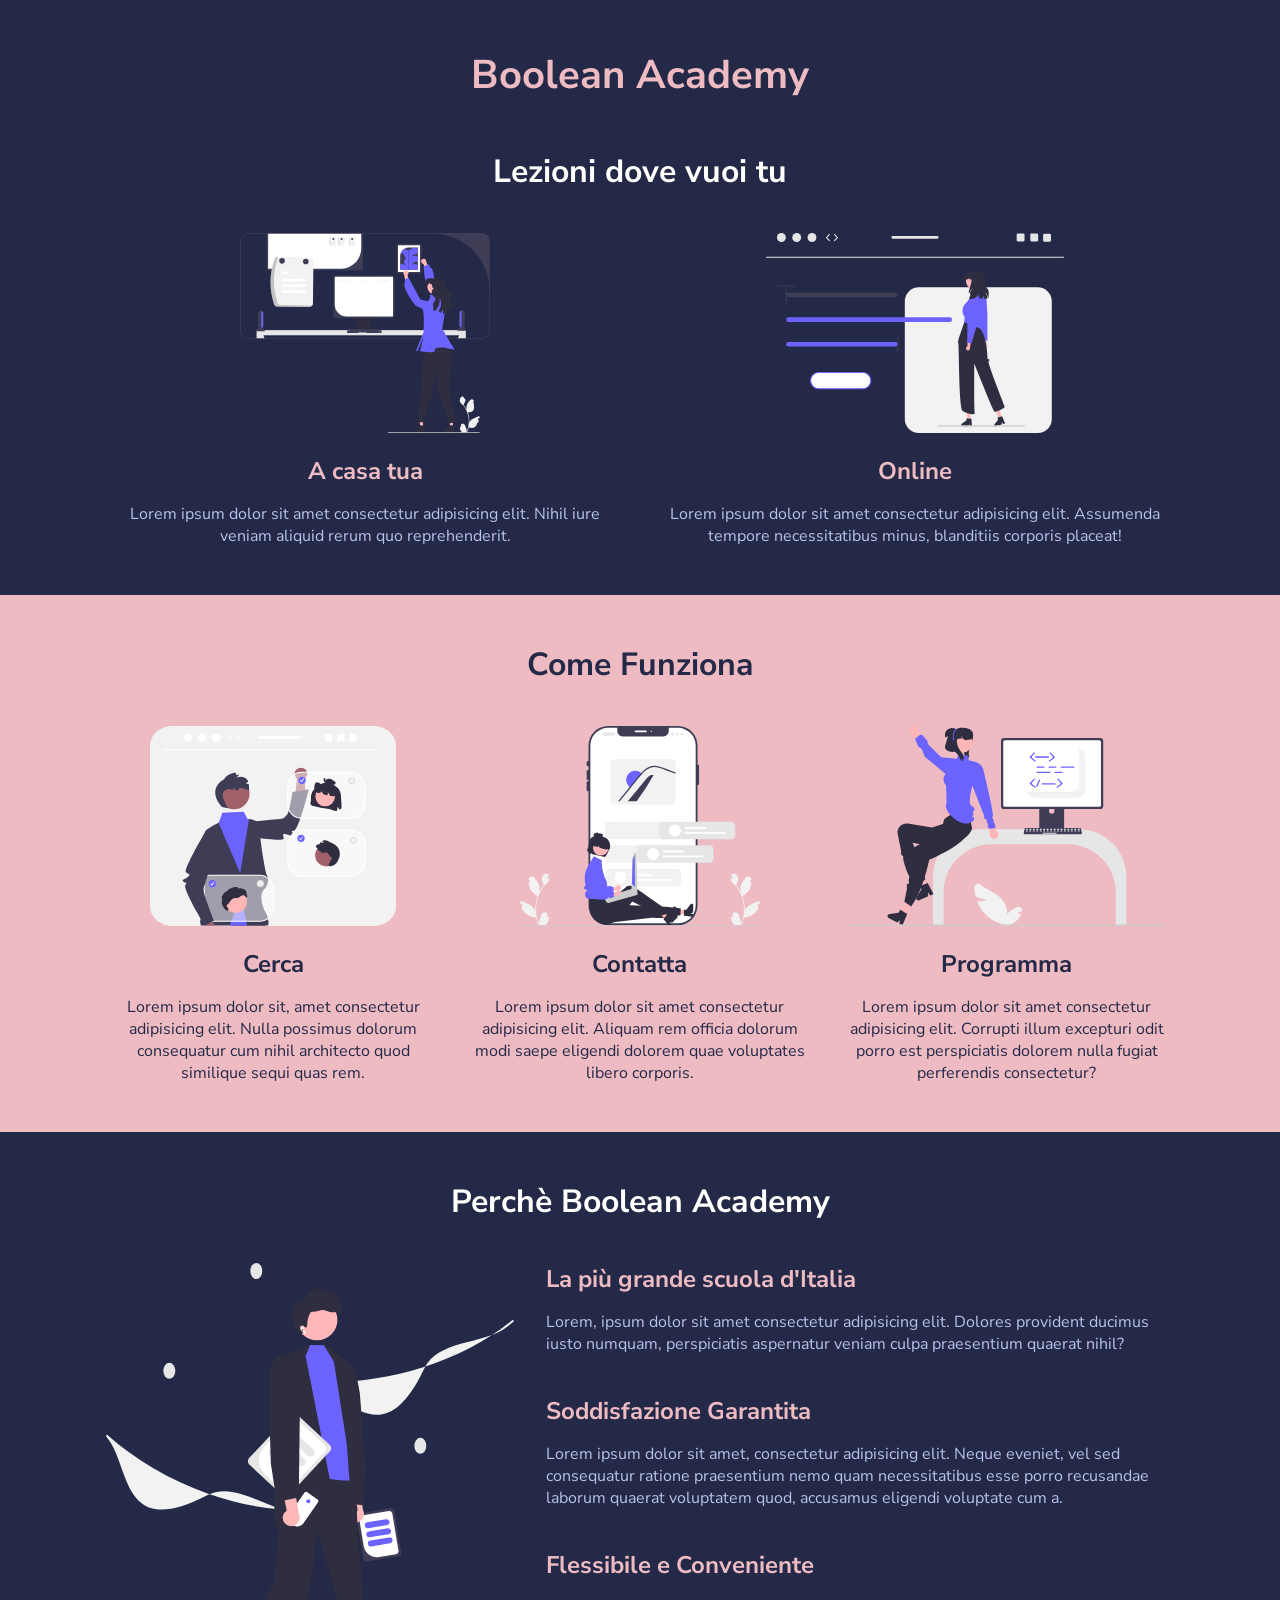
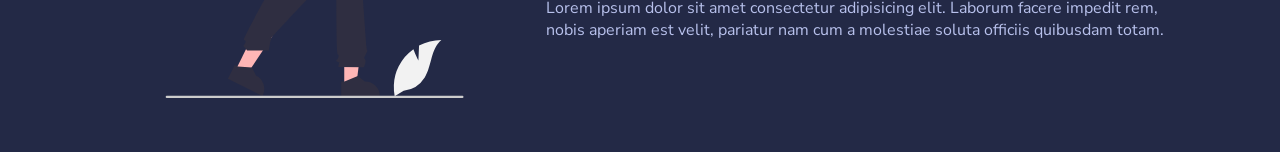
<file: index.html>
<!DOCTYPE html>
<html>
    <head>
        <meta charset="utf-8" />
        <meta name="viewport" content="width=device-width, initial-scale=1.0">
        <title>Boolean Academy</title>
        <!-- Fonts -->
        <link
            href="https://fonts.googleapis.com/css2?family=Nunito+Sans:wght@400;700&display=swap"
            rel="stylesheet"
        />
        <!-- Main Styles -->
        <link rel="stylesheet" href="./css/style.css" />
    </head>
    <body>
        <!--
            Site Header
         -->
        <header class="site-header">
            <h1 class="text-center">Boolean Academy</h1>
        </header>

        <!--
            Main Contents
         -->
        <main>
            <!--
            Lessons Section
            -->
            <section class="lessons text-center">
                <div class="container">
                    <h2>Lezioni dove vuoi tu</h2>
                    <div class="row">
                        <div class="col">
                            <div class="card">
                                <img
                                    src="./img/home.svg"
                                    alt="Lezioni a casa tua"
                                />
                                <h3 class="title">A casa tua</h3>
                                <p class="text margin-p-bottom">
                                    Lorem ipsum dolor sit amet consectetur adipisicing elit. Nihil iure veniam aliquid rerum quo reprehenderit.
                                </p>
                            </div>
                        </div>
                        <div class="col">
                            <div class="card">
                                <img
                                    src="./img/online.svg"
                                    alt="Lezioni online"
                                />
                                <h3 class="title">Online</h3>
                                <p class="text padding-steps">
                                    Lorem ipsum dolor sit amet consectetur adipisicing elit. Assumenda tempore necessitatibus minus, blanditiis corporis placeat!
                                </p>
                            </div>
                        </div>
                    </div>
                </div>
            </section>

            <!--
            Steps Section
            -->
            <section class="steps text-center">
                <div class="container">
                    <h2>Come Funziona</h2>
                    <div class="row">
                        <div class="col">
                            <div class="card">
                                <img
                                    src="./img/search.svg"
                                    alt="Guarda i profili"
                                />
                                <h3 class="title">Cerca</h3>
                                <p class="text margin-p-bottom">
                                    Lorem ipsum dolor sit, amet consectetur adipisicing elit. Nulla possimus dolorum consequatur cum nihil architecto quod similique sequi quas rem.
                                </p>
                            </div>
                        </div>
                        <div class="col">
                            <div class="card">
                                <img
                                    src="./img/contact.svg"
                                    alt="Contatta senza impegno"
                                />
                                <h3 class="title">Contatta</h3>
                                <p class="text margin-p-bottom">
                                    Lorem ipsum dolor sit amet consectetur adipisicing elit. Aliquam rem officia dolorum modi saepe eligendi dolorem quae voluptates libero corporis.
                                </p>
                            </div>
                        </div>
                        <div class="col">
                            <div class="card">
                                <img
                                    src="./img/code.svg"
                                    alt="Ibizia subito a scrivere codice"
                                />
                                <h3 class="title">Programma</h3>
                                <p class="text">
                                    Lorem ipsum dolor sit amet consectetur adipisicing elit. Corrupti illum excepturi odit porro est perspiciatis dolorem nulla fugiat perferendis consectetur?
                                </p>
                            </div>
                        </div>
                    </div>
                </div>
            </section>

            <!--
            Why Us Section
            -->
            <section class="why-us background-special">
                <div class="container">
                    <h2 class="text-center">Perchè Boolean Academy</h2>
                    <div class="row">
                        <div class="col col-left">
                            <img class="margin-p-bottom"
                                src="./img/why.svg"
                                alt="Perchè scegliere Boolean Academy"
                            />
                        </div>
                        <div class="col col-right">
                            <ul>
                                <li>
                                    <h3>La più grande scuola d'Italia</h3>
                                    <p>
                                        Lorem, ipsum dolor sit amet consectetur adipisicing elit. Dolores provident ducimus iusto numquam, perspiciatis aspernatur veniam culpa praesentium quaerat nihil?
                                    </p>
                                </li>
                                <li>
                                    <h3>Soddisfazione Garantita</h3>
                                    <p>
                                        Lorem ipsum dolor sit amet, consectetur adipisicing elit. Neque eveniet, vel sed consequatur ratione praesentium nemo quam necessitatibus esse porro recusandae laborum quaerat voluptatem quod, accusamus eligendi voluptate cum a.
                                    </p>
                                </li>
                                <li>
                                    <h3>Flessibile e Conveniente</h3>
                                    <p>
                                        Lorem ipsum dolor sit amet consectetur adipisicing elit. Laborum facere impedit rem, nobis aperiam est velit, pariatur nam cum a molestiae soluta officiis quibusdam totam.
                                    </p>
                                </li>
                            </ul>
                        </div>
                    </div>
                </div>
            </section>
        </main>
    </body>
</html>
</file>
<file: css/style.css>
/*************************************************
    GENERAL STYLES
 *************************************************/
*,
*::before,
*::after {
    margin: 0;
    padding: 0;
    box-sizing: border-box;
}

body {
    font-family: 'Nunito Sans', sans-serif;
    color: #b8c1ec;
    background: #232946;
}

h1,
h2,
h3 {
    color: #eebbc3;
}

h1 {
    margin-bottom: 3rem;
    font-size: 2.5rem;
}

h2 {
    margin-bottom: 2.5rem;
    font-size: 2rem;
    color: #fffffe;
}

h3 {
    margin-bottom: 1rem;
    font-size: 1.5rem;
}

img {
    max-width: 100%;
}

/************************************************
    UTILITIES
 ************************************************/

/* LAYOUT */
.container {
    width: 1140px;
    margin: 0 auto;
    padding: 0 20px;
}

.row {
    display: flex;
}

.col {
    padding-left: 1rem;
    padding-right: 1rem;
}

/* TEXT */
.text-center {
    text-align: center;
}

/************************************************
    SITE SECTIONS
 ************************************************/

/* HEADER */
.site-header {
    margin-top: 3rem;
}

/* LESSONS SECTION */
.lessons .col {
    width: 50%;
}

.lessons .col img {
    height: 200px;
    margin-bottom: 1rem;
}

/* STEPS SECTION */
.steps {
    margin: 3rem 0;
    padding: 3rem 0;
    color: #232946;
    background: #eebbc3;
}

.steps h2,
.steps h3 {
    color: #232946;
}

.steps .col {
    width: calc(100% / 3);
}

.steps .col img {
    height: 200px;
    margin-bottom: 1rem;
}

/* WHY US SECTION */
.why-us {
    margin-bottom: 3rem;
}
.why-us .col-left {
    width: 40%;
}

.why-us .col-right {
    width: 60%;
}

.why-us li {
    list-style: none;
    margin-bottom: 2.5rem;
}

/************************************************
    SOLUZIONE RESPONSIVE
************************************************/


/* TABLET */
@media screen and (max-width:768px){

    .container{
        width: 100%;
    }  
} 
/* MOBILE */
@media screen and (max-width:480px){

    .container{
        width: 100%;
    }  

    .row .col{
        width: 100%;
    }

    .row {
        flex-direction: column;
    }

    .margin-p-bottom{
        margin-bottom: 80px;
    }

    .padding-steps{
        padding-bottom: 3rem;
    }


    /* BAckground-black */
    .background-special{
        background-color: #222222;
        padding-top: 50px;
        padding-bottom: 50px;  
    }
    
    .steps{
        margin: 0px;
    }
    
    .why-us{
        margin-bottom:0px;
    }
    /* BAckground-black */

}
</file>
